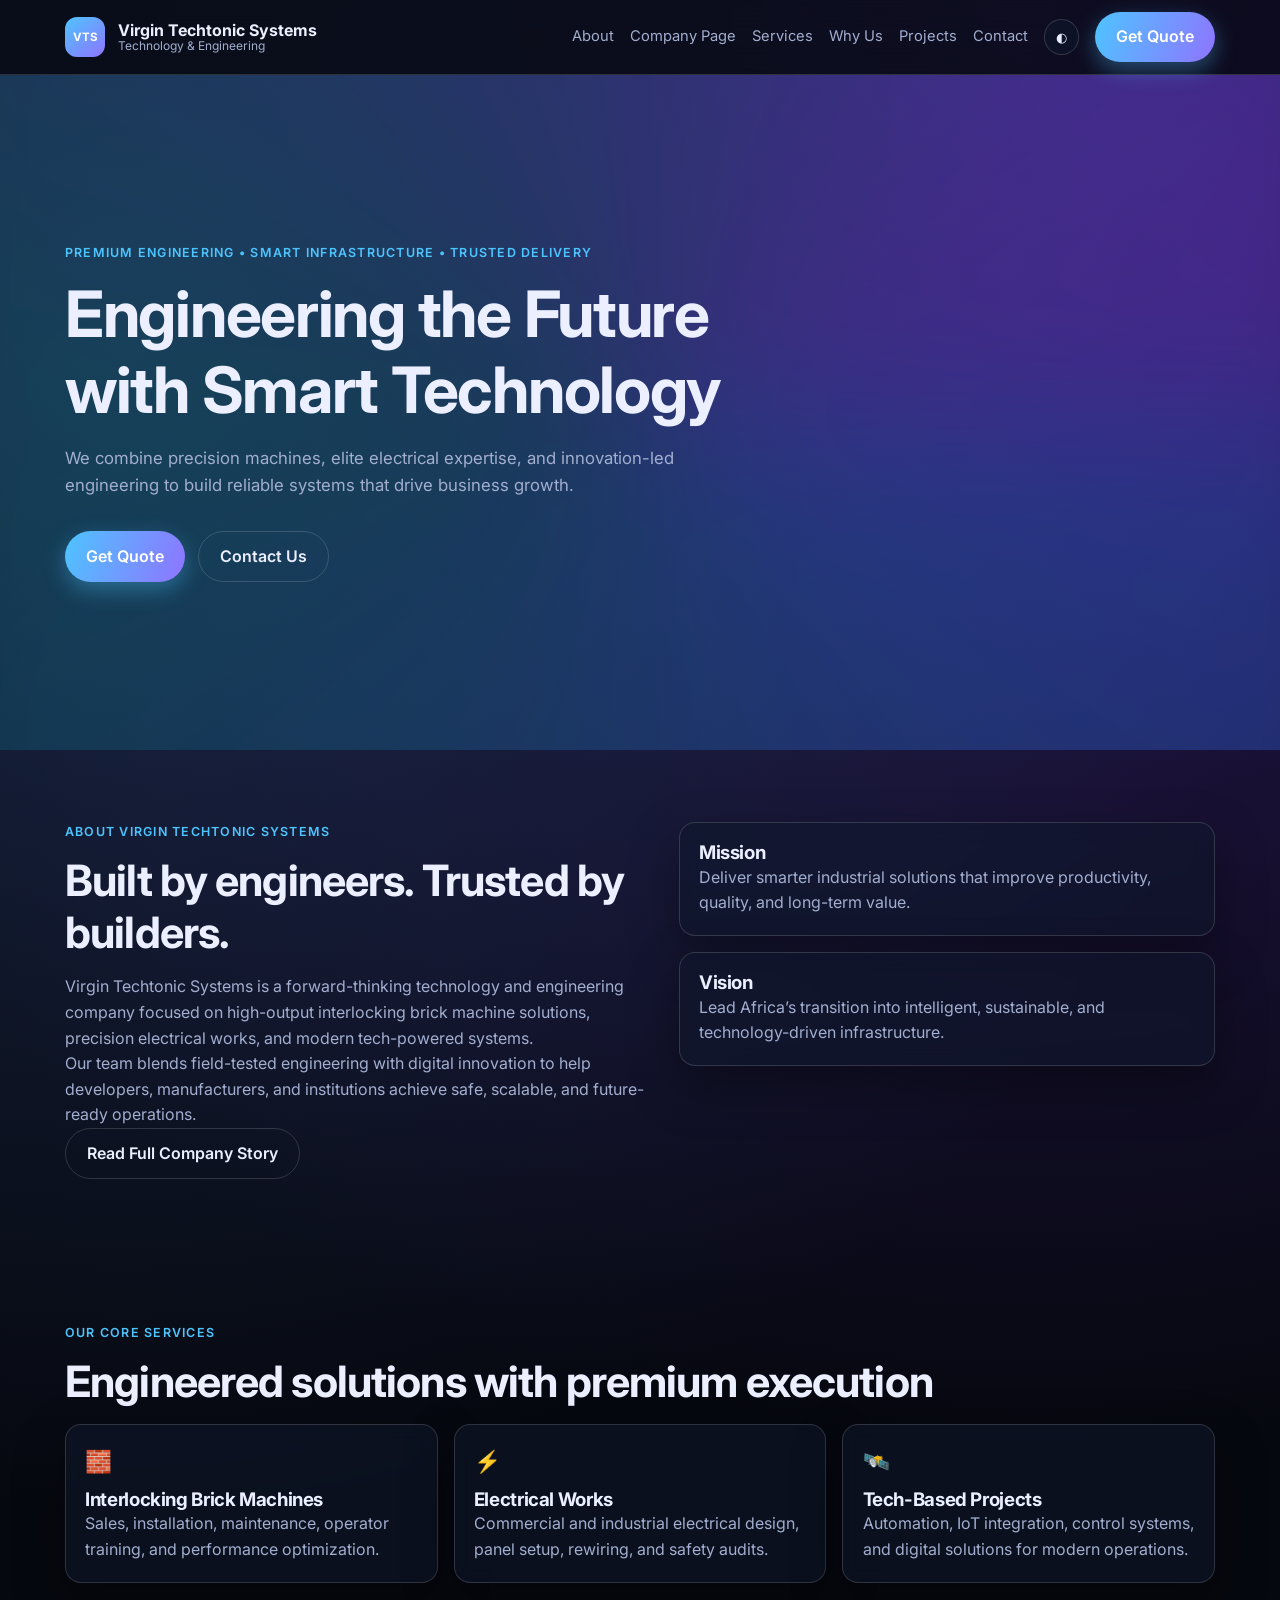
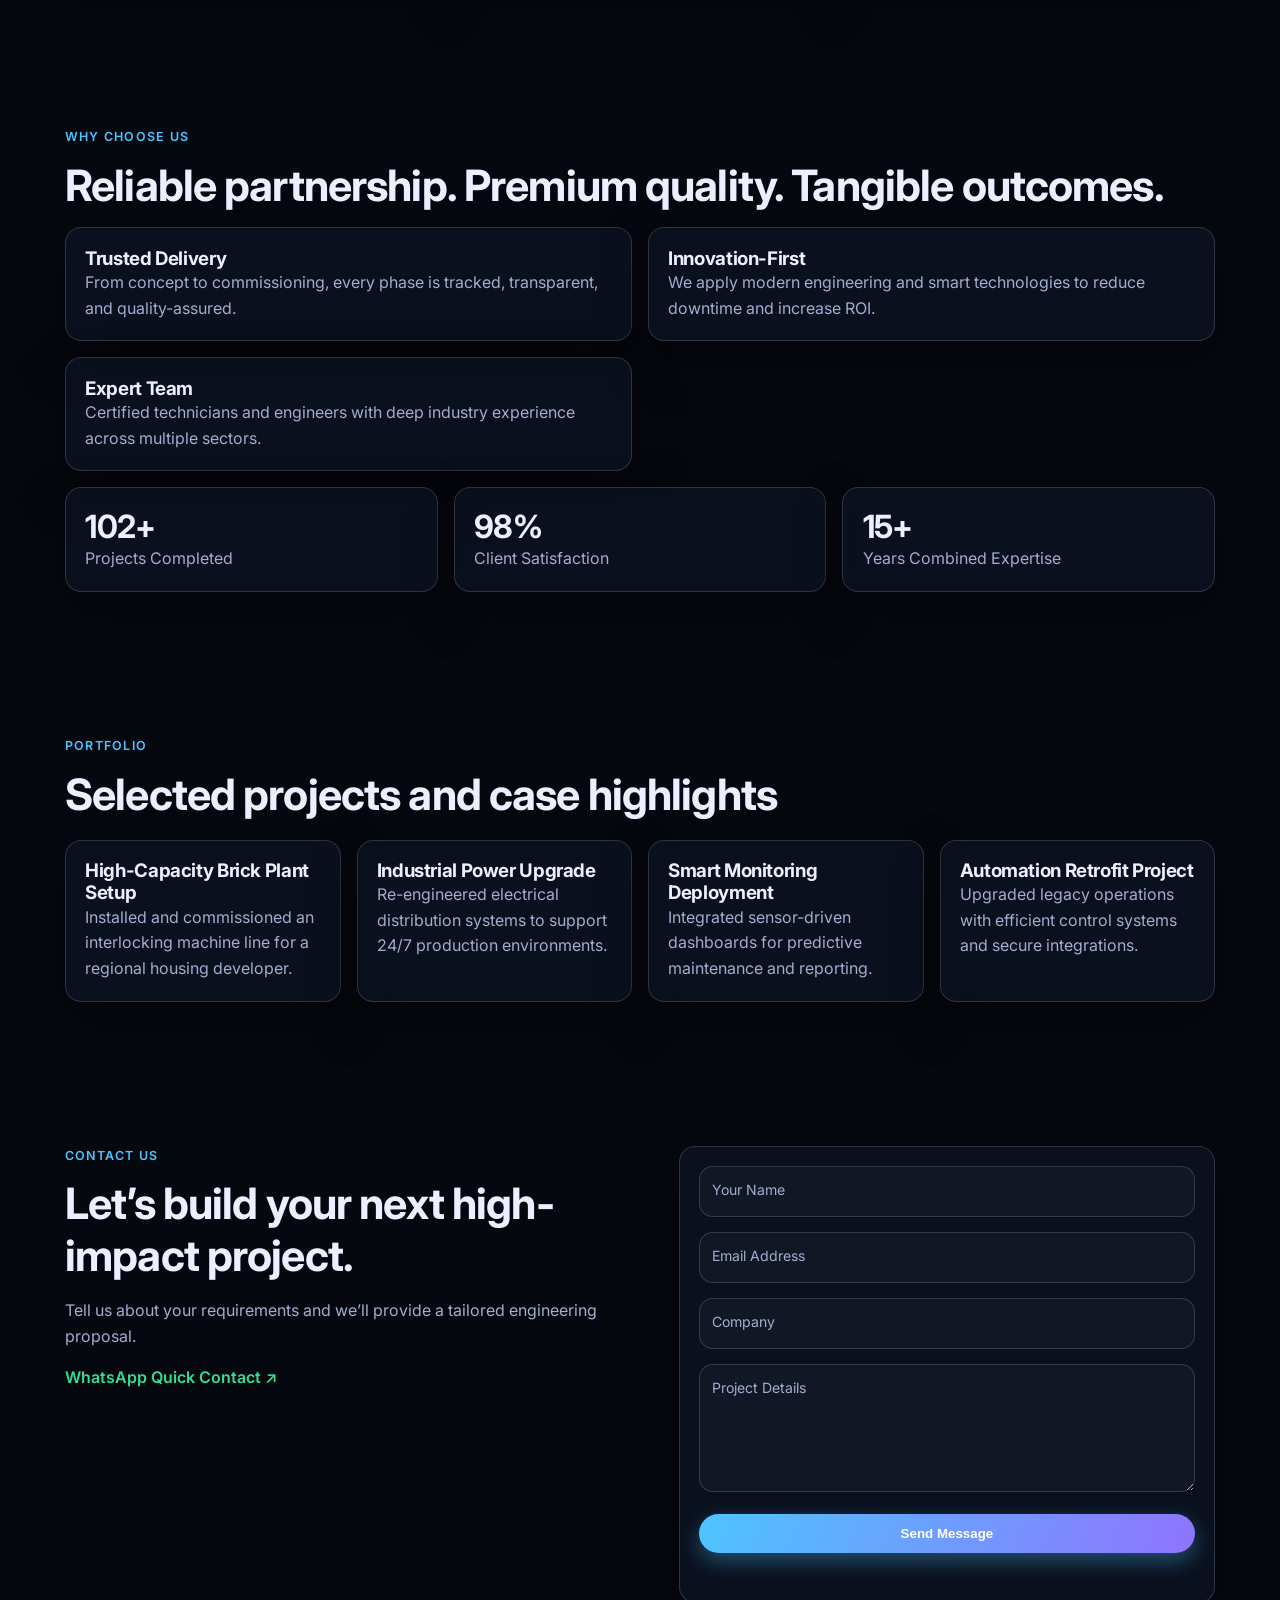
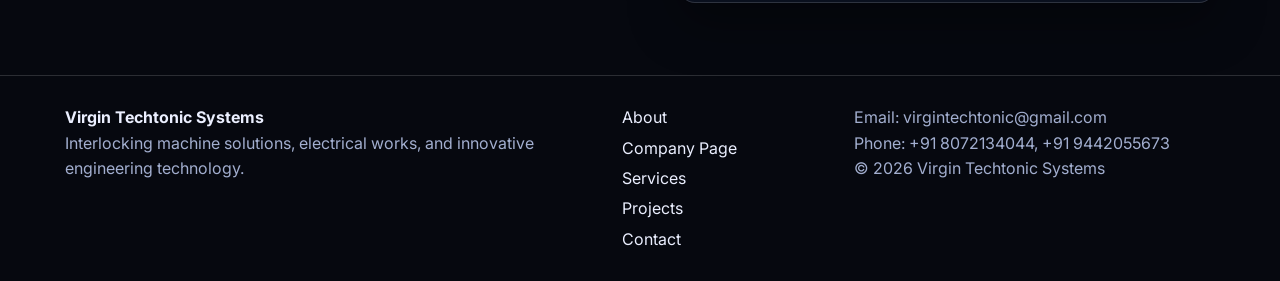
<file: index.html>
<!DOCTYPE html>
<html lang="en" data-theme="dark">
  <head>
    <meta charset="UTF-8" />
    <meta name="viewport" content="width=device-width, initial-scale=1.0" />
    <meta
      name="description"
      content="Virgin Techtonic Systems delivers interlocking brick machines, electrical works, and innovative tech-powered engineering solutions."
    />
    <title>Virgin Techtonic Systems | Engineering the Future</title>
    <link rel="preconnect" href="https://fonts.googleapis.com" />
    <link rel="preconnect" href="https://fonts.gstatic.com" crossorigin />
    <link
      href="https://fonts.googleapis.com/css2?family=Inter:wght@400;500;600;700;800&display=swap"
      rel="stylesheet"
    />
    <link rel="stylesheet" href="style.css" />
  </head>
  <body>
    <div class="scroll-progress" id="scrollProgress"></div>

    <header class="site-header" id="top">
      <nav class="navbar container" aria-label="Main navigation">
        <a class="brand" href="#top" aria-label="Virgin Techtonic Systems home">
          <span class="brand-mark" aria-hidden="true">VTS</span>
          <span class="brand-text">
            <strong>Virgin Techtonic Systems</strong>
            <small>Technology & Engineering</small>
          </span>
        </a>

        <button class="menu-toggle" id="menuToggle" aria-label="Toggle navigation menu" aria-expanded="false">
          <span></span><span></span><span></span>
        </button>

        <div class="nav-group" id="navGroup">
          <a href="#about">About</a>
          <a href="about.html">Company Page</a>
          <a href="#services">Services</a>
          <a href="#why-us">Why Us</a>
          <a href="#projects">Projects</a>
          <a href="#contact">Contact</a>
          <button class="theme-toggle" id="themeToggle" aria-label="Toggle dark and light theme">◐</button>
          <a href="#contact" class="btn btn-nav">Get Quote</a>
        </div>
      </nav>
    </header>

    <main>
      <section class="hero section">
        <div class="hero-bg" aria-hidden="true"></div>
        <div class="container hero-content reveal">
          <p class="eyebrow">Premium Engineering • Smart Infrastructure • Trusted Delivery</p>
          <h1>Engineering the Future with Smart Technology</h1>
          <p class="lead">
            We combine precision machines, elite electrical expertise, and innovation-led engineering to build reliable
            systems that drive business growth.
          </p>
          <div class="hero-actions">
            <a href="#contact" class="btn btn-primary">Get Quote</a>
            <a href="#contact" class="btn btn-secondary">Contact Us</a>
          </div>
        </div>
      </section>

      <section class="section" id="about">
        <div class="container split reveal">
          <div>
            <p class="eyebrow">About Virgin Techtonic Systems</p>
            <h2>Built by engineers. Trusted by builders.</h2>
            <p>
              Virgin Techtonic Systems is a forward-thinking technology and engineering company focused on high-output
              interlocking brick machine solutions, precision electrical works, and modern tech-powered systems.
            </p>
            <p>
              Our team blends field-tested engineering with digital innovation to help developers, manufacturers, and
              institutions achieve safe, scalable, and future-ready operations.
            </p>
            <a href="about.html" class="btn btn-secondary">Read Full Company Story</a>
          </div>
          <div class="mini-grid">
            <article class="glass-card mini-card">
              <h3>Mission</h3>
              <p>Deliver smarter industrial solutions that improve productivity, quality, and long-term value.</p>
            </article>
            <article class="glass-card mini-card">
              <h3>Vision</h3>
              <p>Lead Africa’s transition into intelligent, sustainable, and technology-driven infrastructure.</p>
            </article>
          </div>
        </div>
      </section>

      <section class="section" id="services">
        <div class="container reveal">
          <p class="eyebrow">Our Core Services</p>
          <h2>Engineered solutions with premium execution</h2>
          <div class="card-grid">
            <a class="service-link" href="service-interlocking.html" aria-label="Open Interlocking Brick Machines service page">
              <article class="glass-card service-card">
                <span class="service-icon" aria-hidden="true">🧱</span>
                <h3>Interlocking Brick Machines</h3>
                <p>Sales, installation, maintenance, operator training, and performance optimization.</p>
              </article>
            </a>
            <a class="service-link" href="service-electrical.html" aria-label="Open Electrical Works service page">
              <article class="glass-card service-card">
                <span class="service-icon" aria-hidden="true">⚡</span>
                <h3>Electrical Works</h3>
                <p>Commercial and industrial electrical design, panel setup, rewiring, and safety audits.</p>
              </article>
            </a>
            <a class="service-link" href="service-tech-projects.html" aria-label="Open Tech-Based Projects service page">
              <article class="glass-card service-card">
                <span class="service-icon" aria-hidden="true">🛰️</span>
                <h3>Tech-Based Projects</h3>
                <p>Automation, IoT integration, control systems, and digital solutions for modern operations.</p>
              </article>
            </a>
          </div>
        </div>
      </section>

      <section class="section" id="why-us">
        <div class="container reveal">
          <p class="eyebrow">Why Choose Us</p>
          <h2>Reliable partnership. Premium quality. Tangible outcomes.</h2>
          <div class="why-grid">
            <article class="glass-card why-card">
              <h3>Trusted Delivery</h3>
              <p>From concept to commissioning, every phase is tracked, transparent, and quality-assured.</p>
            </article>
            <article class="glass-card why-card">
              <h3>Innovation-First</h3>
              <p>We apply modern engineering and smart technologies to reduce downtime and increase ROI.</p>
            </article>
            <article class="glass-card why-card">
              <h3>Expert Team</h3>
              <p>Certified technicians and engineers with deep industry experience across multiple sectors.</p>
            </article>
          </div>
          <div class="stats">
            <article class="glass-card stat-card">
              <h3><span class="counter" data-target="120">0</span>+</h3>
              <p>Projects Completed</p>
            </article>
            <article class="glass-card stat-card">
              <h3><span class="counter" data-target="98">0</span>%</h3>
              <p>Client Satisfaction</p>
            </article>
            <article class="glass-card stat-card">
              <h3><span class="counter" data-target="15">0</span>+</h3>
              <p>Years Combined Expertise</p>
            </article>
          </div>
        </div>
      </section>

      <section class="section" id="projects">
        <div class="container reveal">
          <p class="eyebrow">Portfolio</p>
          <h2>Selected projects and case highlights</h2>
          <div class="project-grid">
            <article class="project-tile">
              <h3>High-Capacity Brick Plant Setup</h3>
              <p>Installed and commissioned an interlocking machine line for a regional housing developer.</p>
            </article>
            <article class="project-tile">
              <h3>Industrial Power Upgrade</h3>
              <p>Re-engineered electrical distribution systems to support 24/7 production environments.</p>
            </article>
            <article class="project-tile">
              <h3>Smart Monitoring Deployment</h3>
              <p>Integrated sensor-driven dashboards for predictive maintenance and reporting.</p>
            </article>
            <article class="project-tile">
              <h3>Automation Retrofit Project</h3>
              <p>Upgraded legacy operations with efficient control systems and secure integrations.</p>
            </article>
          </div>
        </div>
      </section>

      <section class="section" id="contact">
        <div class="container split reveal">
          <div>
            <p class="eyebrow">Contact Us</p>
            <h2>Let’s build your next high-impact project.</h2>
            <p>Tell us about your requirements and we’ll provide a tailored engineering proposal.</p>
            <a class="whatsapp" href="https://wa.me/2340000000000" target="_blank" rel="noopener noreferrer">
              WhatsApp Quick Contact ↗
            </a>
          </div>

          <form class="glass-card contact-form" id="contactForm">
            <div class="field">
              <input id="name" name="name" type="text" required />
              <label for="name">Your Name</label>
            </div>
            <div class="field">
              <input id="email" name="email" type="email" required />
              <label for="email">Email Address</label>
            </div>
            <div class="field">
              <input id="company" name="company" type="text" required />
              <label for="company">Company</label>
            </div>
            <div class="field">
              <textarea id="message" name="message" rows="4" required></textarea>
              <label for="message">Project Details</label>
            </div>
            <button type="submit" class="btn btn-primary">Send Message</button>
            <p id="formStatus" class="form-status" aria-live="polite"></p>
          </form>
        </div>
      </section>
    </main>

    <footer class="site-footer">
      <div class="container footer-wrap">
        <div>
          <strong>Virgin Techtonic Systems</strong>
          <p>Interlocking machine solutions, electrical works, and innovative engineering technology.</p>
        </div>
        <div class="footer-links">
          <a href="#about">About</a>
          <a href="about.html">Company Page</a>
          <a href="#services">Services</a>
          <a href="#projects">Projects</a>
          <a href="#contact">Contact</a>
        </div>
        <div>
          <p>Email: virgintechtonic@gmail.com</p>
          <p>Phone: +91 8072134044, +91 9442055673</p>
          <p>© <span id="year"></span> Virgin Techtonic Systems</p>
        </div>
      </div>
    </footer>

    <script src="script.js"></script>
  </body>
</html>
</file>
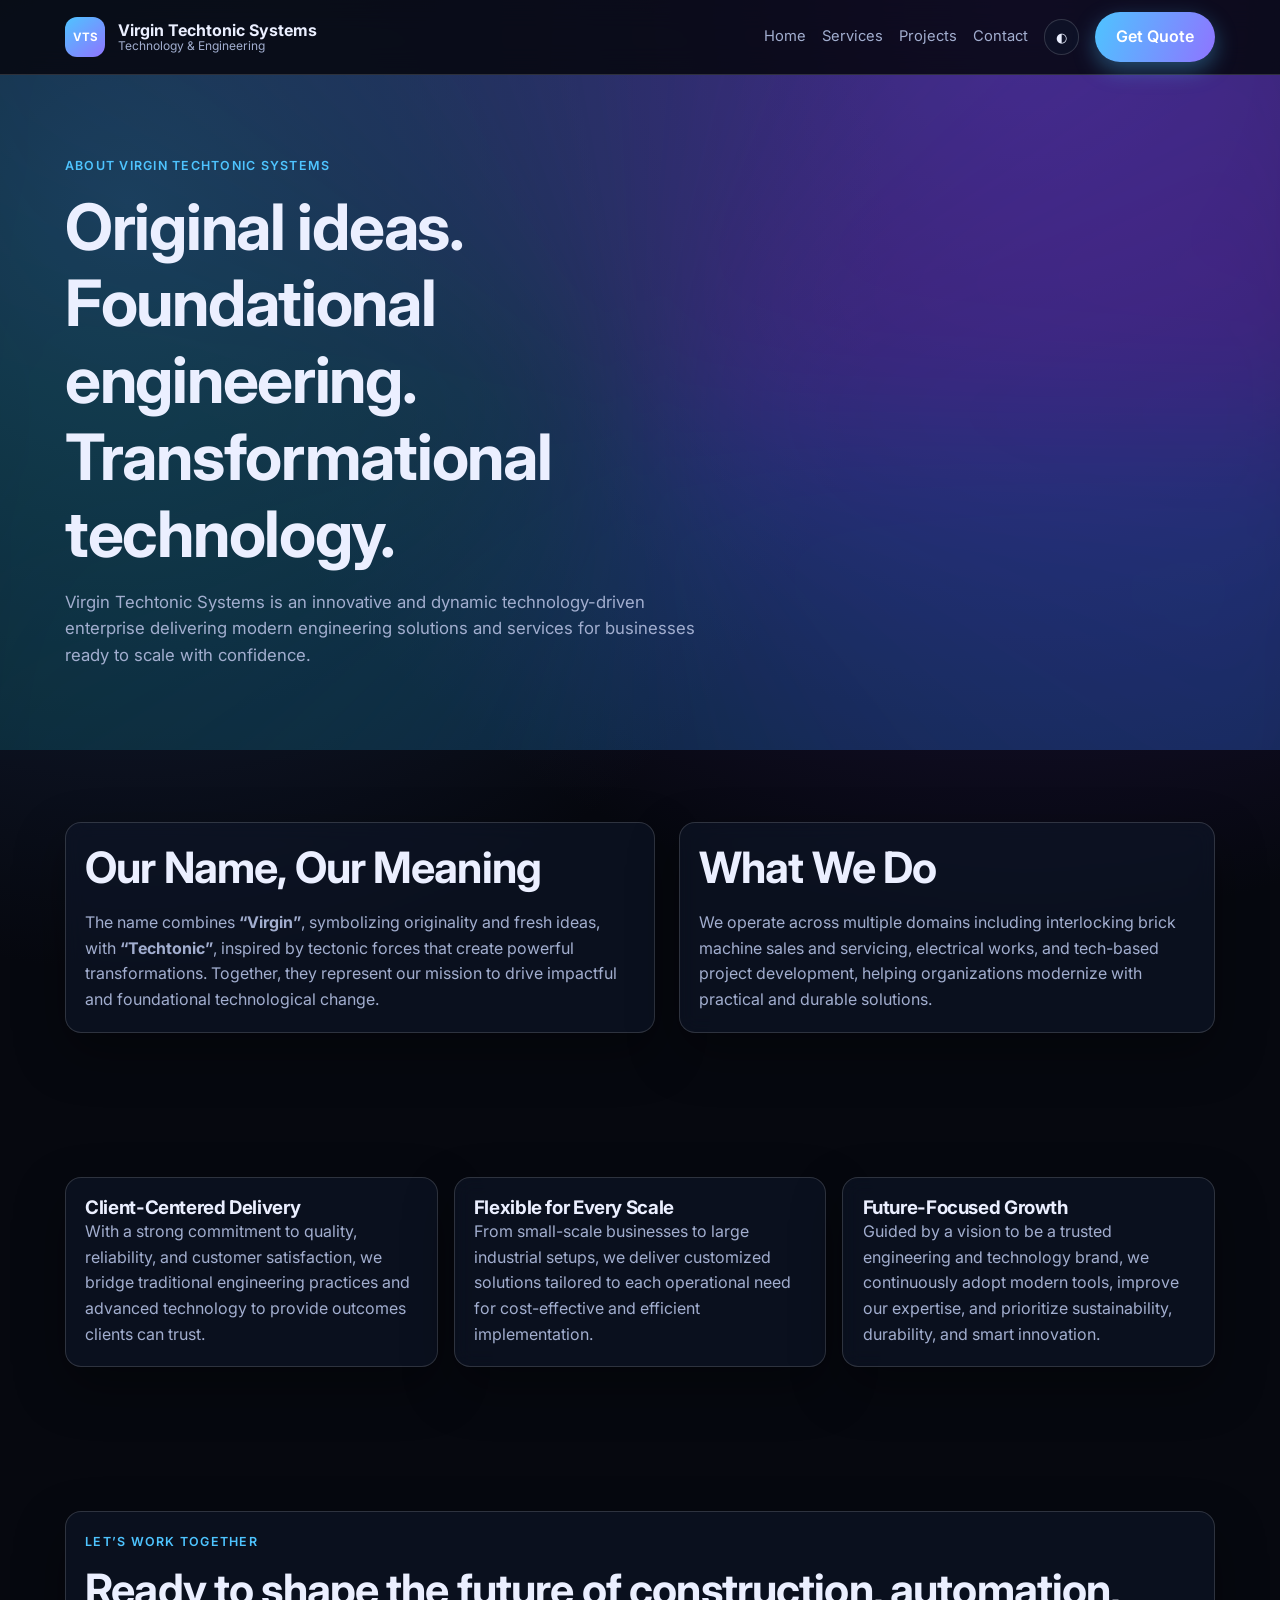
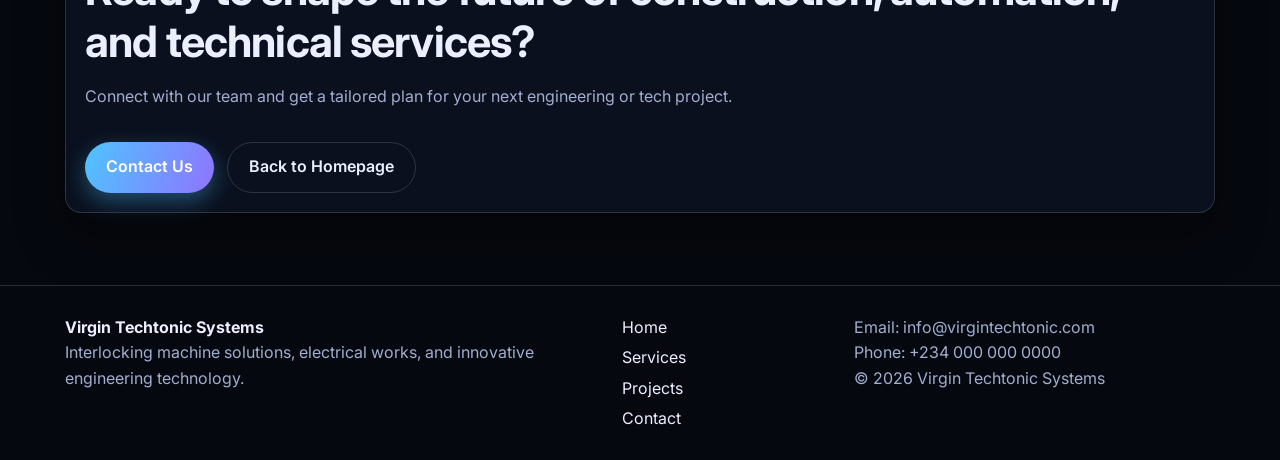
<file: about.html>
<!DOCTYPE html>
<html lang="en" data-theme="dark">
  <head>
    <meta charset="UTF-8" />
    <meta name="viewport" content="width=device-width, initial-scale=1.0" />
    <meta
      name="description"
      content="Learn about Virgin Techtonic Systems, an innovative engineering and technology company delivering interlocking machine solutions, electrical works, and smart project development."
    />
    <title>About | Virgin Techtonic Systems</title>
    <link rel="preconnect" href="https://fonts.googleapis.com" />
    <link rel="preconnect" href="https://fonts.gstatic.com" crossorigin />
    <link
      href="https://fonts.googleapis.com/css2?family=Inter:wght@400;500;600;700;800&display=swap"
      rel="stylesheet"
    />
    <link rel="stylesheet" href="style.css" />
  </head>
  <body>
    <div class="scroll-progress" id="scrollProgress"></div>

    <header class="site-header" id="top">
      <nav class="navbar container" aria-label="Main navigation">
        <a class="brand" href="index.html" aria-label="Virgin Techtonic Systems home">
          <span class="brand-mark" aria-hidden="true">VTS</span>
          <span class="brand-text">
            <strong>Virgin Techtonic Systems</strong>
            <small>Technology & Engineering</small>
          </span>
        </a>

        <button class="menu-toggle" id="menuToggle" aria-label="Toggle navigation menu" aria-expanded="false">
          <span></span><span></span><span></span>
        </button>

        <div class="nav-group" id="navGroup">
          <a href="index.html">Home</a>
          <a href="index.html#services">Services</a>
          <a href="index.html#projects">Projects</a>
          <a href="index.html#contact">Contact</a>
          <button class="theme-toggle" id="themeToggle" aria-label="Toggle dark and light theme">◐</button>
          <a href="index.html#contact" class="btn btn-nav">Get Quote</a>
        </div>
      </nav>
    </header>

    <main>
      <section class="section hero">
        <div class="hero-bg" aria-hidden="true"></div>
        <div class="container hero-content reveal">
          <p class="eyebrow">About Virgin Techtonic Systems</p>
          <h1>Original ideas. Foundational engineering. Transformational technology.</h1>
          <p class="lead">
            Virgin Techtonic Systems is an innovative and dynamic technology-driven enterprise delivering modern
            engineering solutions and services for businesses ready to scale with confidence.
          </p>
        </div>
      </section>

      <section class="section" id="company-story">
        <div class="container split reveal">
          <article class="glass-card mini-card">
            <h2>Our Name, Our Meaning</h2>
            <p>
              The name combines <strong>“Virgin”</strong>, symbolizing originality and fresh ideas, with
              <strong>“Techtonic”</strong>, inspired by tectonic forces that create powerful transformations. Together,
              they represent our mission to drive impactful and foundational technological change.
            </p>
          </article>
          <article class="glass-card mini-card">
            <h2>What We Do</h2>
            <p>
              We operate across multiple domains including interlocking brick machine sales and servicing, electrical
              works, and tech-based project development, helping organizations modernize with practical and durable
              solutions.
            </p>
          </article>
        </div>
      </section>

      <section class="section" id="vision">
        <div class="container reveal">
          <div class="card-grid">
            <article class="glass-card service-card">
              <h3>Client-Centered Delivery</h3>
              <p>
                With a strong commitment to quality, reliability, and customer satisfaction, we bridge traditional
                engineering practices and advanced technology to provide outcomes clients can trust.
              </p>
            </article>
            <article class="glass-card service-card">
              <h3>Flexible for Every Scale</h3>
              <p>
                From small-scale businesses to large industrial setups, we deliver customized solutions tailored to
                each operational need for cost-effective and efficient implementation.
              </p>
            </article>
            <article class="glass-card service-card">
              <h3>Future-Focused Growth</h3>
              <p>
                Guided by a vision to be a trusted engineering and technology brand, we continuously adopt modern
                tools, improve our expertise, and prioritize sustainability, durability, and smart innovation.
              </p>
            </article>
          </div>
        </div>
      </section>

      <section class="section" id="cta">
        <div class="container reveal glass-card mini-card">
          <p class="eyebrow">Let’s Work Together</p>
          <h2>Ready to shape the future of construction, automation, and technical services?</h2>
          <p>Connect with our team and get a tailored plan for your next engineering or tech project.</p>
          <div class="hero-actions">
            <a href="index.html#contact" class="btn btn-primary">Contact Us</a>
            <a href="index.html" class="btn btn-secondary">Back to Homepage</a>
          </div>
        </div>
      </section>
    </main>

    <footer class="site-footer">
      <div class="container footer-wrap">
        <div>
          <strong>Virgin Techtonic Systems</strong>
          <p>Interlocking machine solutions, electrical works, and innovative engineering technology.</p>
        </div>
        <div class="footer-links">
          <a href="index.html">Home</a>
          <a href="index.html#services">Services</a>
          <a href="index.html#projects">Projects</a>
          <a href="index.html#contact">Contact</a>
        </div>
        <div>
          <p>Email: info@virgintechtonic.com</p>
          <p>Phone: +234 000 000 0000</p>
          <p>© <span id="year"></span> Virgin Techtonic Systems</p>
        </div>
      </div>
    </footer>

    <script src="script.js"></script>
  </body>
</html>
</file>
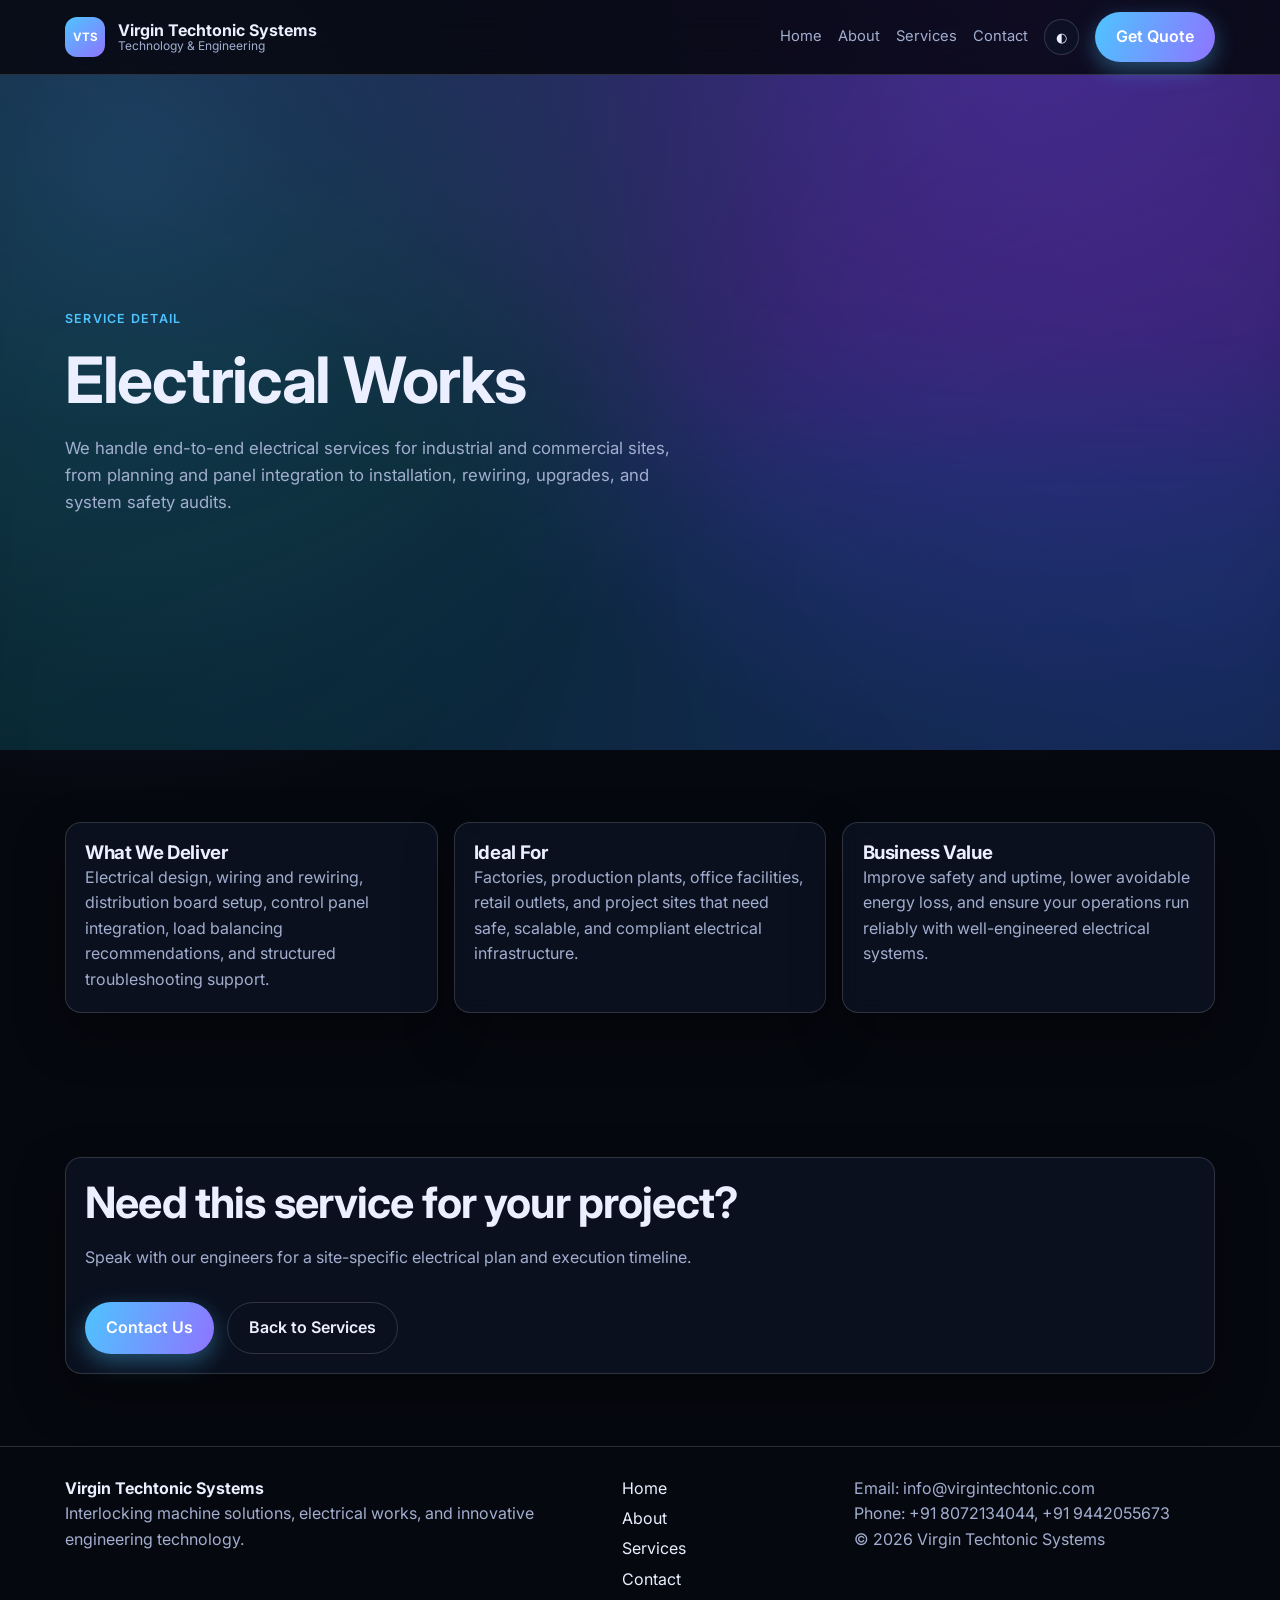
<file: service-electrical.html>
<!DOCTYPE html>
<html lang="en" data-theme="dark">
  <head>
    <meta charset="UTF-8" />
    <meta name="viewport" content="width=device-width, initial-scale=1.0" />
    <meta
      name="description"
      content="Electrical works services by Virgin Techtonic Systems for commercial and industrial setups."
    />
    <title>Electrical Works | Virgin Techtonic Systems</title>
    <link rel="preconnect" href="https://fonts.googleapis.com" />
    <link rel="preconnect" href="https://fonts.gstatic.com" crossorigin />
    <link
      href="https://fonts.googleapis.com/css2?family=Inter:wght@400;500;600;700;800&display=swap"
      rel="stylesheet"
    />
    <link rel="stylesheet" href="style.css" />
  </head>
  <body>
    <div class="scroll-progress" id="scrollProgress"></div>

    <header class="site-header">
      <nav class="navbar container" aria-label="Main navigation">
        <a class="brand" href="index.html" aria-label="Virgin Techtonic Systems home">
          <span class="brand-mark" aria-hidden="true">VTS</span>
          <span class="brand-text">
            <strong>Virgin Techtonic Systems</strong>
            <small>Technology & Engineering</small>
          </span>
        </a>
        <button class="menu-toggle" id="menuToggle" aria-label="Toggle navigation menu" aria-expanded="false">
          <span></span><span></span><span></span>
        </button>
        <div class="nav-group" id="navGroup">
          <a href="index.html">Home</a>
          <a href="about.html">About</a>
          <a href="index.html#services">Services</a>
          <a href="index.html#contact">Contact</a>
          <button class="theme-toggle" id="themeToggle" aria-label="Toggle dark and light theme">◐</button>
          <a href="index.html#contact" class="btn btn-nav">Get Quote</a>
        </div>
      </nav>
    </header>

    <main>
      <section class="section hero">
        <div class="hero-bg" aria-hidden="true"></div>
        <div class="container hero-content reveal">
          <p class="eyebrow">Service Detail</p>
          <h1>Electrical Works</h1>
          <p class="lead">
            We handle end-to-end electrical services for industrial and commercial sites, from planning and panel
            integration to installation, rewiring, upgrades, and system safety audits.
          </p>
        </div>
      </section>

      <section class="section">
        <div class="container reveal card-grid">
          <article class="glass-card service-card">
            <h3>What We Deliver</h3>
            <p>
              Electrical design, wiring and rewiring, distribution board setup, control panel integration, load
              balancing recommendations, and structured troubleshooting support.
            </p>
          </article>
          <article class="glass-card service-card">
            <h3>Ideal For</h3>
            <p>
              Factories, production plants, office facilities, retail outlets, and project sites that need safe,
              scalable, and compliant electrical infrastructure.
            </p>
          </article>
          <article class="glass-card service-card">
            <h3>Business Value</h3>
            <p>
              Improve safety and uptime, lower avoidable energy loss, and ensure your operations run reliably with
              well-engineered electrical systems.
            </p>
          </article>
        </div>
      </section>

      <section class="section">
        <div class="container reveal glass-card mini-card">
          <h2>Need this service for your project?</h2>
          <p>Speak with our engineers for a site-specific electrical plan and execution timeline.</p>
          <div class="hero-actions">
            <a href="index.html#contact" class="btn btn-primary">Contact Us</a>
            <a href="index.html#services" class="btn btn-secondary">Back to Services</a>
          </div>
        </div>
      </section>
    </main>

    <footer class="site-footer">
      <div class="container footer-wrap">
        <div>
          <strong>Virgin Techtonic Systems</strong>
          <p>Interlocking machine solutions, electrical works, and innovative engineering technology.</p>
        </div>
        <div class="footer-links">
          <a href="index.html">Home</a>
          <a href="about.html">About</a>
          <a href="index.html#services">Services</a>
          <a href="index.html#contact">Contact</a>
        </div>
        <div>
          <p>Email: info@virgintechtonic.com</p>
          <p>Phone: +91 8072134044, +91 9442055673</p>
          <p>© <span id="year"></span> Virgin Techtonic Systems</p>
        </div>
      </div>
    </footer>

    <script src="script.js"></script>
  </body>
</html>
</file>
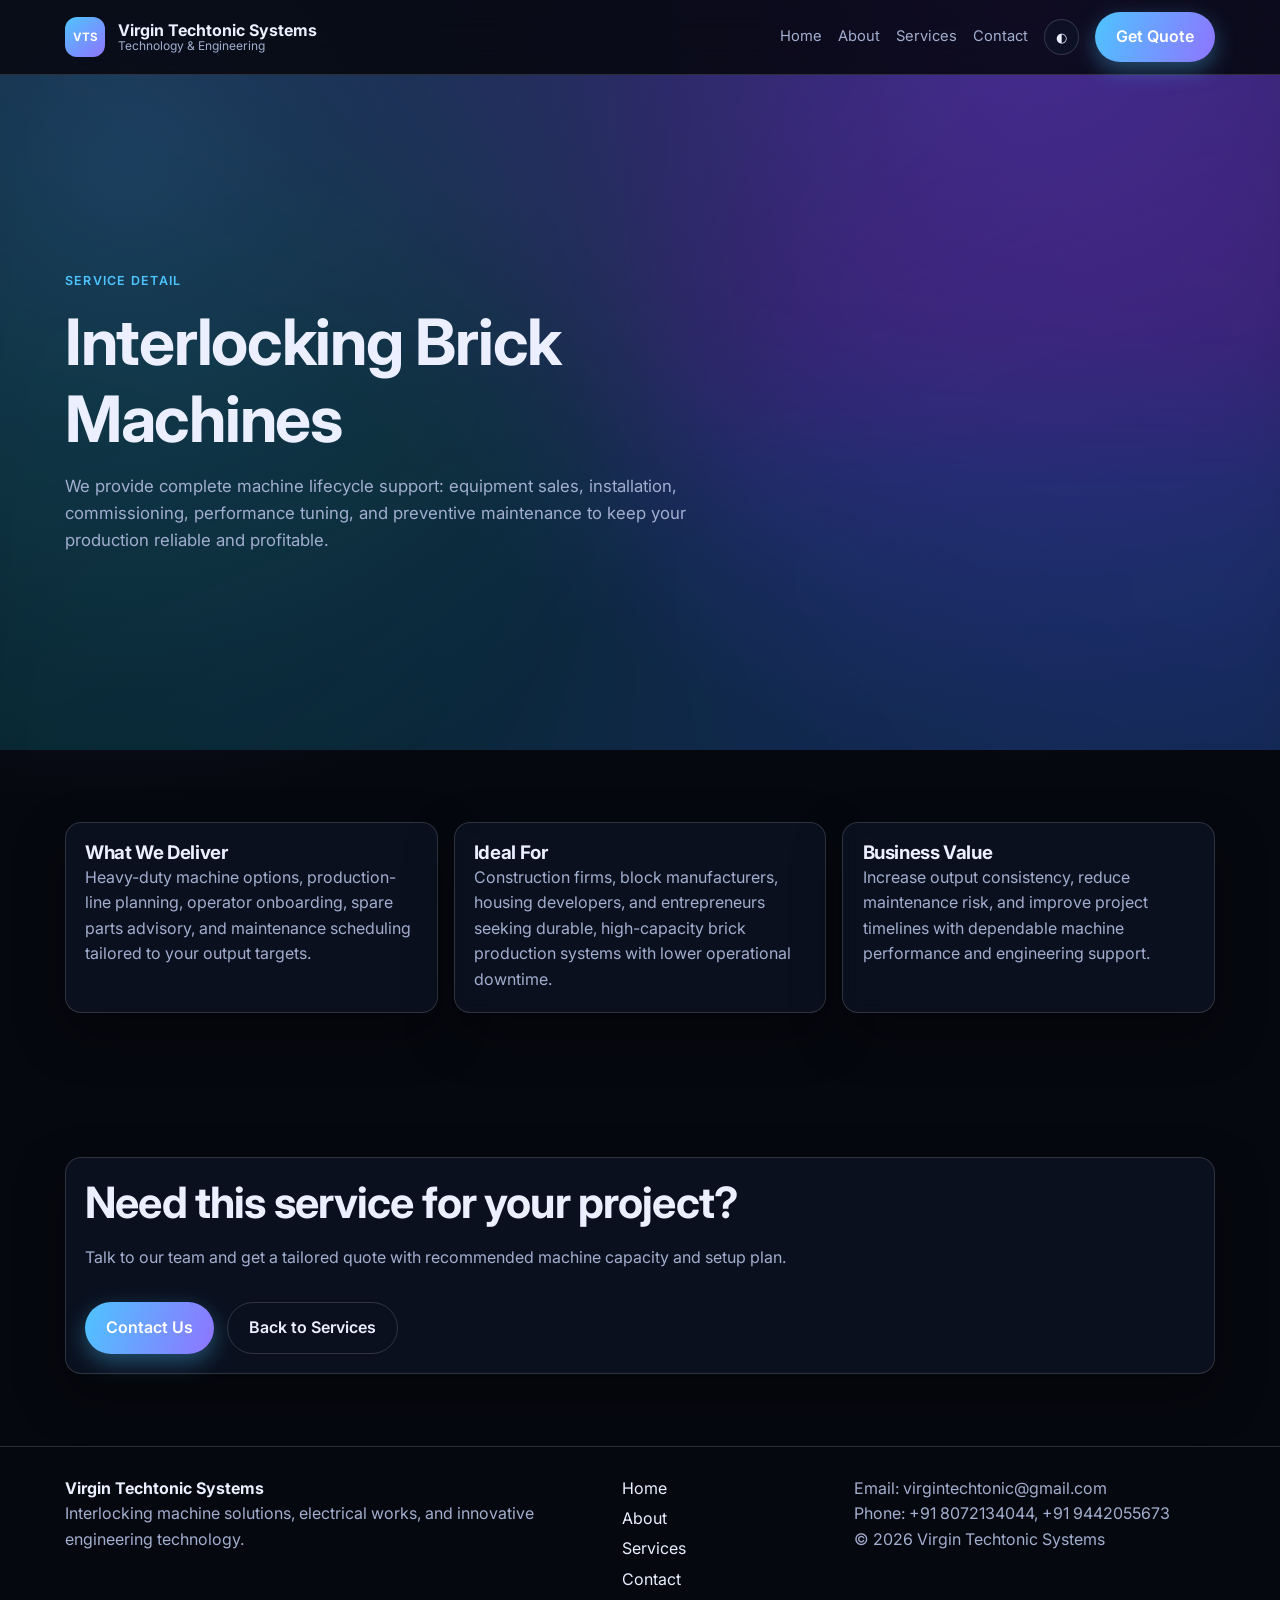
<file: service-interlocking.html>
<!DOCTYPE html>
<html lang="en" data-theme="dark">
  <head>
    <meta charset="UTF-8" />
    <meta name="viewport" content="width=device-width, initial-scale=1.0" />
    <meta
      name="description"
      content="Interlocking brick machine sales, setup, servicing, and optimization by Virgin Techtonic Systems."
    />
    <title>Interlocking Brick Machines | Virgin Techtonic Systems</title>
    <link rel="preconnect" href="https://fonts.googleapis.com" />
    <link rel="preconnect" href="https://fonts.gstatic.com" crossorigin />
    <link
      href="https://fonts.googleapis.com/css2?family=Inter:wght@400;500;600;700;800&display=swap"
      rel="stylesheet"
    />
    <link rel="stylesheet" href="style.css" />
  </head>
  <body>
    <div class="scroll-progress" id="scrollProgress"></div>

    <header class="site-header">
      <nav class="navbar container" aria-label="Main navigation">
        <a class="brand" href="index.html" aria-label="Virgin Techtonic Systems home">
          <span class="brand-mark" aria-hidden="true">VTS</span>
          <span class="brand-text">
            <strong>Virgin Techtonic Systems</strong>
            <small>Technology & Engineering</small>
          </span>
        </a>
        <button class="menu-toggle" id="menuToggle" aria-label="Toggle navigation menu" aria-expanded="false">
          <span></span><span></span><span></span>
        </button>
        <div class="nav-group" id="navGroup">
          <a href="index.html">Home</a>
          <a href="about.html">About</a>
          <a href="index.html#services">Services</a>
          <a href="index.html#contact">Contact</a>
          <button class="theme-toggle" id="themeToggle" aria-label="Toggle dark and light theme">◐</button>
          <a href="index.html#contact" class="btn btn-nav">Get Quote</a>
        </div>
      </nav>
    </header>

    <main>
      <section class="section hero">
        <div class="hero-bg" aria-hidden="true"></div>
        <div class="container hero-content reveal">
          <p class="eyebrow">Service Detail</p>
          <h1>Interlocking Brick Machines</h1>
          <p class="lead">
            We provide complete machine lifecycle support: equipment sales, installation, commissioning,
            performance tuning, and preventive maintenance to keep your production reliable and profitable.
          </p>
        </div>
      </section>

      <section class="section">
        <div class="container reveal card-grid">
          <article class="glass-card service-card">
            <h3>What We Deliver</h3>
            <p>
              Heavy-duty machine options, production-line planning, operator onboarding, spare parts advisory, and
              maintenance scheduling tailored to your output targets.
            </p>
          </article>
          <article class="glass-card service-card">
            <h3>Ideal For</h3>
            <p>
              Construction firms, block manufacturers, housing developers, and entrepreneurs seeking durable,
              high-capacity brick production systems with lower operational downtime.
            </p>
          </article>
          <article class="glass-card service-card">
            <h3>Business Value</h3>
            <p>
              Increase output consistency, reduce maintenance risk, and improve project timelines with dependable
              machine performance and engineering support.
            </p>
          </article>
        </div>
      </section>

      <section class="section">
        <div class="container reveal glass-card mini-card">
          <h2>Need this service for your project?</h2>
          <p>Talk to our team and get a tailored quote with recommended machine capacity and setup plan.</p>
          <div class="hero-actions">
            <a href="index.html#contact" class="btn btn-primary">Contact Us</a>
            <a href="index.html#services" class="btn btn-secondary">Back to Services</a>
          </div>
        </div>
      </section>
    </main>

    <footer class="site-footer">
      <div class="container footer-wrap">
        <div>
          <strong>Virgin Techtonic Systems</strong>
          <p>Interlocking machine solutions, electrical works, and innovative engineering technology.</p>
        </div>
        <div class="footer-links">
          <a href="index.html">Home</a>
          <a href="about.html">About</a>
          <a href="index.html#services">Services</a>
          <a href="index.html#contact">Contact</a>
        </div>
        <div>
          <p>Email: virgintechtonic@gmail.com</p>
          <p>Phone: +91 8072134044, +91 9442055673</p>
          <p>© <span id="year"></span> Virgin Techtonic Systems</p>
        </div>
      </div>
    </footer>

    <script src="script.js"></script>
  </body>
</html>
</file>
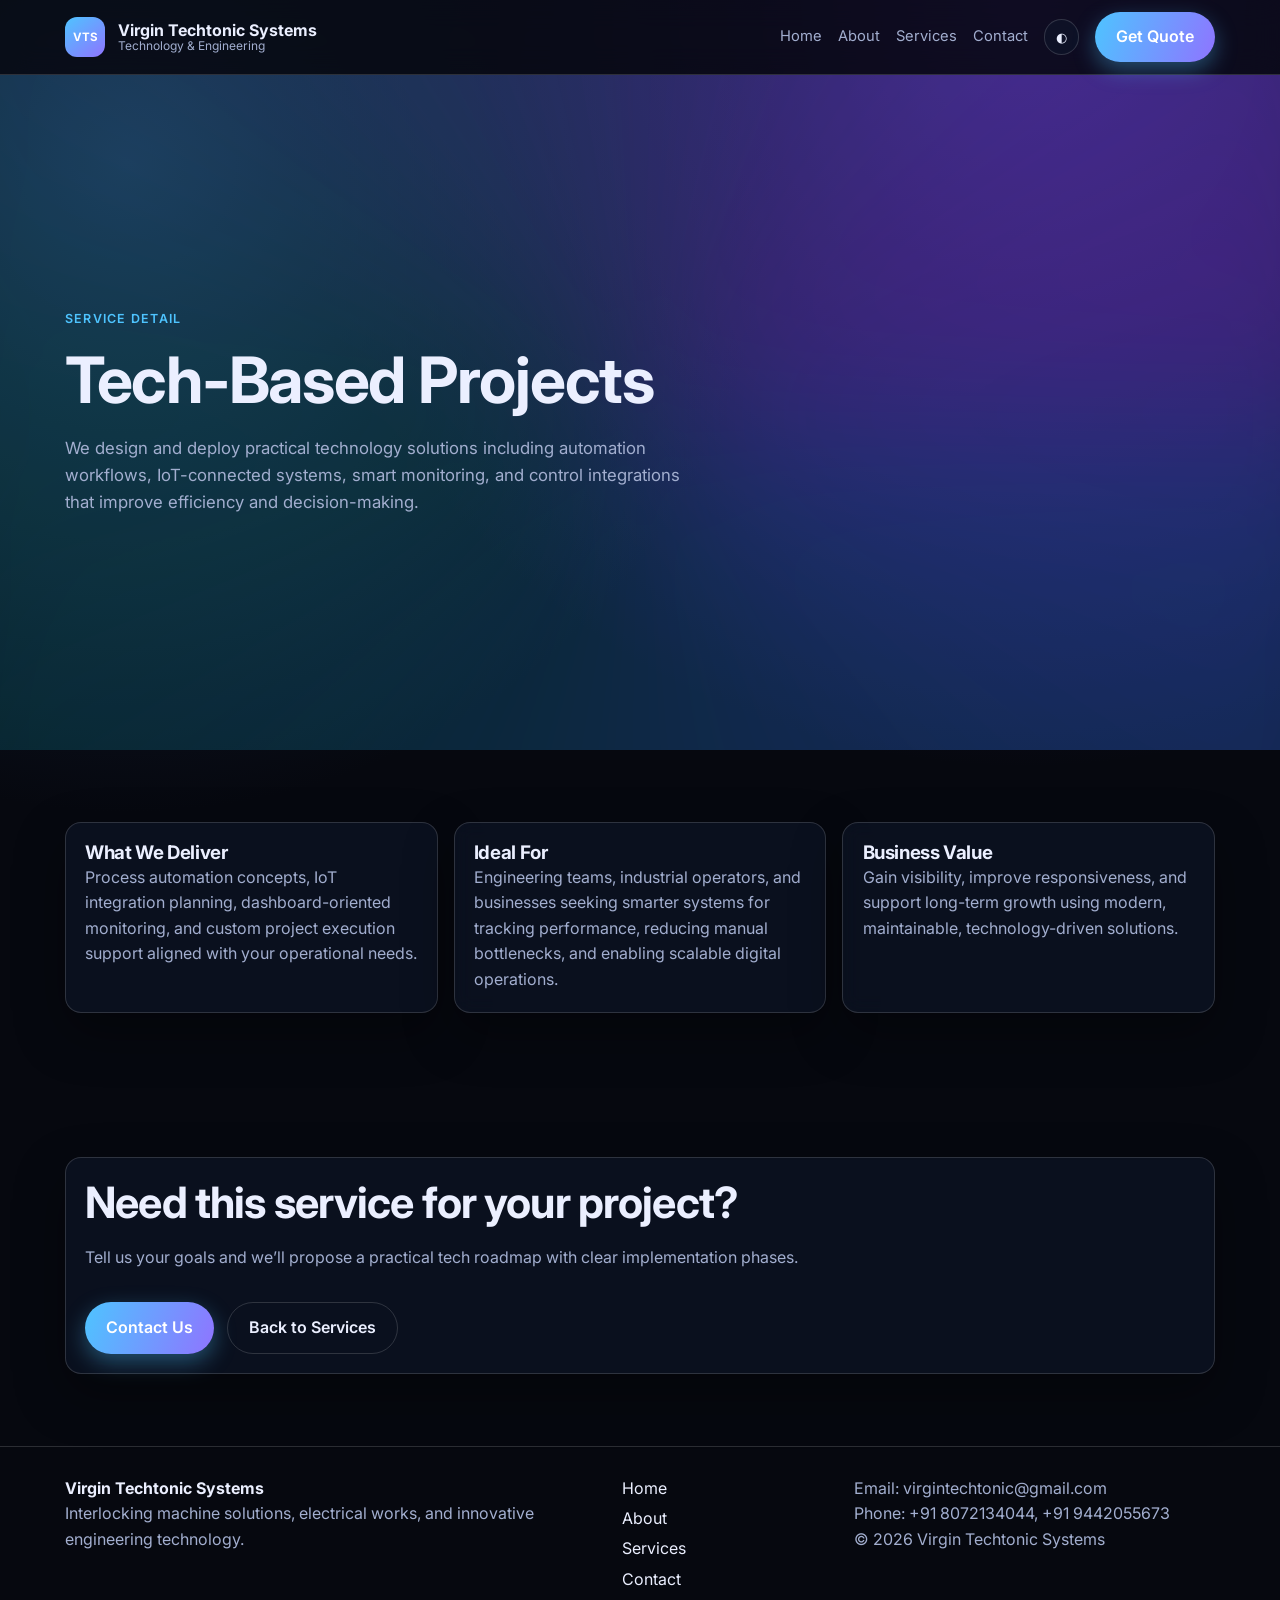
<file: service-tech-projects.html>
<!DOCTYPE html>
<html lang="en" data-theme="dark">
  <head>
    <meta charset="UTF-8" />
    <meta name="viewport" content="width=device-width, initial-scale=1.0" />
    <meta
      name="description"
      content="Tech-based project development and automation services from Virgin Techtonic Systems."
    />
    <title>Tech-Based Projects | Virgin Techtonic Systems</title>
    <link rel="preconnect" href="https://fonts.googleapis.com" />
    <link rel="preconnect" href="https://fonts.gstatic.com" crossorigin />
    <link
      href="https://fonts.googleapis.com/css2?family=Inter:wght@400;500;600;700;800&display=swap"
      rel="stylesheet"
    />
    <link rel="stylesheet" href="style.css" />
  </head>
  <body>
    <div class="scroll-progress" id="scrollProgress"></div>

    <header class="site-header">
      <nav class="navbar container" aria-label="Main navigation">
        <a class="brand" href="index.html" aria-label="Virgin Techtonic Systems home">
          <span class="brand-mark" aria-hidden="true">VTS</span>
          <span class="brand-text">
            <strong>Virgin Techtonic Systems</strong>
            <small>Technology & Engineering</small>
          </span>
        </a>
        <button class="menu-toggle" id="menuToggle" aria-label="Toggle navigation menu" aria-expanded="false">
          <span></span><span></span><span></span>
        </button>
        <div class="nav-group" id="navGroup">
          <a href="index.html">Home</a>
          <a href="about.html">About</a>
          <a href="index.html#services">Services</a>
          <a href="index.html#contact">Contact</a>
          <button class="theme-toggle" id="themeToggle" aria-label="Toggle dark and light theme">◐</button>
          <a href="index.html#contact" class="btn btn-nav">Get Quote</a>
        </div>
      </nav>
    </header>

    <main>
      <section class="section hero">
        <div class="hero-bg" aria-hidden="true"></div>
        <div class="container hero-content reveal">
          <p class="eyebrow">Service Detail</p>
          <h1>Tech-Based Projects</h1>
          <p class="lead">
            We design and deploy practical technology solutions including automation workflows, IoT-connected systems,
            smart monitoring, and control integrations that improve efficiency and decision-making.
          </p>
        </div>
      </section>

      <section class="section">
        <div class="container reveal card-grid">
          <article class="glass-card service-card">
            <h3>What We Deliver</h3>
            <p>
              Process automation concepts, IoT integration planning, dashboard-oriented monitoring, and custom project
              execution support aligned with your operational needs.
            </p>
          </article>
          <article class="glass-card service-card">
            <h3>Ideal For</h3>
            <p>
              Engineering teams, industrial operators, and businesses seeking smarter systems for tracking performance,
              reducing manual bottlenecks, and enabling scalable digital operations.
            </p>
          </article>
          <article class="glass-card service-card">
            <h3>Business Value</h3>
            <p>
              Gain visibility, improve responsiveness, and support long-term growth using modern, maintainable,
              technology-driven solutions.
            </p>
          </article>
        </div>
      </section>

      <section class="section">
        <div class="container reveal glass-card mini-card">
          <h2>Need this service for your project?</h2>
          <p>Tell us your goals and we’ll propose a practical tech roadmap with clear implementation phases.</p>
          <div class="hero-actions">
            <a href="index.html#contact" class="btn btn-primary">Contact Us</a>
            <a href="index.html#services" class="btn btn-secondary">Back to Services</a>
          </div>
        </div>
      </section>
    </main>

    <footer class="site-footer">
      <div class="container footer-wrap">
        <div>
          <strong>Virgin Techtonic Systems</strong>
          <p>Interlocking machine solutions, electrical works, and innovative engineering technology.</p>
        </div>
        <div class="footer-links">
          <a href="index.html">Home</a>
          <a href="about.html">About</a>
          <a href="index.html#services">Services</a>
          <a href="index.html#contact">Contact</a>
        </div>
        <div>
          <p>Email: virgintechtonic@gmail.com</p>
          <p>Phone: +91 8072134044, +91 9442055673</p>
          <p>© <span id="year"></span> Virgin Techtonic Systems</p>
        </div>
      </div>
    </footer>

    <script src="script.js"></script>
  </body>
</html>
</file>
<file: style.css>
:root {
  --bg: #06080f;
  --bg-soft: #101625;
  --surface: rgba(15, 25, 44, 0.55);
  --text: #ebefff;
  --muted: #a2aecf;
  --accent: #4ec4ff;
  --accent-2: #8f74ff;
  --border: rgba(255, 255, 255, 0.15);
  --shadow: 0 20px 50px rgba(0, 0, 0, 0.35);
}

html[data-theme="light"] {
  --bg: #f1f5ff;
  --bg-soft: #e6ecff;
  --surface: rgba(255, 255, 255, 0.68);
  --text: #11172c;
  --muted: #4a5678;
  --accent: #0066ff;
  --accent-2: #5f38ff;
  --border: rgba(20, 28, 45, 0.1);
  --shadow: 0 20px 40px rgba(20, 30, 50, 0.1);
}

* {
  box-sizing: border-box;
  margin: 0;
  padding: 0;
}

html {
  scroll-behavior: smooth;
}

body {
  font-family: "Inter", -apple-system, BlinkMacSystemFont, "Segoe UI", sans-serif;
  background: radial-gradient(circle at 10% 10%, #192746, transparent 35%),
    radial-gradient(circle at 80% 0%, #301b63, transparent 40%), var(--bg);
  color: var(--text);
  line-height: 1.6;
}

a {
  color: inherit;
  text-decoration: none;
}

.container {
  width: min(1150px, 90vw);
  margin: 0 auto;
}

.section {
  padding: 4.5rem 0;
}

h1,
h2,
h3 {
  line-height: 1.2;
  letter-spacing: -0.02em;
}

h1 {
  font-size: clamp(2.1rem, 5vw, 4rem);
  max-width: 16ch;
}

h2 {
  font-size: clamp(1.6rem, 3.5vw, 2.7rem);
  margin-bottom: 1rem;
}

p {
  color: var(--muted);
}

.eyebrow {
  letter-spacing: 0.1em;
  text-transform: uppercase;
  color: var(--accent);
  font-size: 0.78rem;
  font-weight: 600;
  margin-bottom: 0.8rem;
}

.scroll-progress {
  position: fixed;
  top: 0;
  left: 0;
  width: 0;
  height: 3px;
  background: linear-gradient(90deg, var(--accent), var(--accent-2));
  z-index: 1000;
}

.site-header {
  position: sticky;
  top: 0;
  z-index: 999;
  backdrop-filter: blur(14px);
  background: color-mix(in srgb, var(--bg) 76%, transparent);
  border-bottom: 1px solid var(--border);
}

.navbar {
  min-height: 74px;
  display: flex;
  align-items: center;
  justify-content: space-between;
  gap: 1rem;
}

.brand {
  display: flex;
  align-items: center;
  gap: 0.8rem;
}

.brand-mark {
  width: 2.5rem;
  height: 2.5rem;
  border-radius: 0.75rem;
  display: grid;
  place-items: center;
  font-size: 0.72rem;
  background: linear-gradient(140deg, var(--accent), var(--accent-2));
  font-weight: 700;
  color: #fff;
}

.brand-text {
  display: grid;
  line-height: 1.1;
}

.brand-text small {
  color: var(--muted);
  font-size: 0.75rem;
}

.nav-group {
  display: flex;
  align-items: center;
  gap: 1rem;
}

.nav-group a:not(.btn) {
  font-size: 0.92rem;
  color: var(--muted);
  transition: color 0.25s ease;
}

.nav-group a:not(.btn):hover {
  color: var(--text);
}

.menu-toggle {
  display: none;
  background: none;
  border: none;
  width: 2.1rem;
  gap: 4px;
}

.menu-toggle span {
  display: block;
  height: 2px;
  background: var(--text);
}

.btn {
  border: 1px solid var(--border);
  border-radius: 999px;
  padding: 0.74rem 1.3rem;
  font-weight: 600;
  transition: transform 0.2s ease, box-shadow 0.2s ease, background 0.2s ease;
  display: inline-flex;
  align-items: center;
  justify-content: center;
}

.btn:hover {
  transform: translateY(-2px);
}

.btn-primary,
.btn-nav {
  background: linear-gradient(110deg, var(--accent), var(--accent-2));
  color: #fff;
  border: none;
  box-shadow: 0 8px 22px color-mix(in srgb, var(--accent) 36%, transparent);
}

.btn-secondary {
  background: transparent;
  color: var(--text);
}

.theme-toggle {
  border: 1px solid var(--border);
  background: var(--surface);
  color: var(--text);
  width: 2.2rem;
  height: 2.2rem;
  border-radius: 50%;
  cursor: pointer;
}

.hero {
  position: relative;
  overflow: clip;
  min-height: 75vh;
  display: grid;
  align-items: center;
}

.hero-bg {
  position: absolute;
  inset: -30% -10%;
  background: conic-gradient(from 90deg, rgba(58, 107, 255, 0.35), rgba(0, 255, 221, 0.12), rgba(132, 68, 255, 0.35));
  filter: blur(80px);
  animation: drift 9s ease-in-out infinite alternate;
}

@keyframes drift {
  from {
    transform: translateY(-4%) scale(1);
  }
  to {
    transform: translateY(4%) scale(1.05);
  }
}

.hero-content {
  position: relative;
}

.lead {
  max-width: 58ch;
  margin-top: 1rem;
  font-size: 1.05rem;
}

.hero-actions {
  margin-top: 2rem;
  display: flex;
  flex-wrap: wrap;
  gap: 0.85rem;
}

.split {
  display: grid;
  gap: 1.5rem;
}

.mini-grid,
.card-grid,
.why-grid,
.stats,
.project-grid,
.footer-wrap {
  display: grid;
  gap: 1rem;
}

.glass-card,
.project-tile {
  background: var(--surface);
  border: 1px solid var(--border);
  border-radius: 1rem;
  backdrop-filter: blur(10px);
  box-shadow: var(--shadow);
}

.mini-card,
.service-card,
.why-card,
.stat-card,
.project-tile,
.contact-form {
  padding: 1.2rem;
}

.service-card,
.project-tile {
  transition: transform 0.28s ease, border-color 0.28s ease;
}

.service-link {
  display: block;
}

.service-link:focus-visible {
  outline: 2px solid var(--accent);
  outline-offset: 4px;
  border-radius: 1rem;
}

.service-card:hover,
.project-tile:hover {
  transform: translateY(-6px);
  border-color: color-mix(in srgb, var(--accent) 65%, white);
}

.service-icon {
  font-size: 1.35rem;
  display: inline-grid;
  margin-bottom: 0.65rem;
}

.stats {
  margin-top: 1rem;
}

.stat-card h3 {
  font-size: 2rem;
}

.project-grid {
  margin-top: 1.2rem;
}

.whatsapp {
  display: inline-flex;
  margin-top: 1rem;
  color: #36dc92;
  font-weight: 600;
}

.contact-form {
  display: grid;
  gap: 0.9rem;
}

.field {
  position: relative;
}

.field input,
.field textarea {
  width: 100%;
  border: 1px solid var(--border);
  background: rgba(255, 255, 255, 0.03);
  color: var(--text);
  border-radius: 0.85rem;
  padding: 1rem 0.85rem 0.5rem;
  font: inherit;
}

.field label {
  position: absolute;
  left: 0.8rem;
  top: 0.8rem;
  color: var(--muted);
  transition: all 0.2s ease;
  pointer-events: none;
  font-size: 0.88rem;
}

.field :is(input, textarea):focus,
.field :is(input, textarea):valid {
  outline: none;
  border-color: color-mix(in srgb, var(--accent) 55%, white);
}

.field :is(input, textarea):focus + label,
.field :is(input, textarea):valid + label {
  transform: translateY(-0.45rem);
  font-size: 0.72rem;
  color: var(--accent);
}

.form-status {
  min-height: 1rem;
  font-size: 0.9rem;
}

.site-footer {
  border-top: 1px solid var(--border);
  padding: 1.8rem 0;
}

.footer-links {
  display: grid;
  gap: 0.3rem;
}

.reveal {
  opacity: 0;
  transform: translateY(16px);
  transition: opacity 0.7s ease, transform 0.7s ease;
}

.reveal.in-view {
  opacity: 1;
  transform: translateY(0);
}

@media (min-width: 760px) {
  .split {
    grid-template-columns: 1.1fr 1fr;
    align-items: start;
  }

  .card-grid,
  .why-grid,
  .stats,
  .project-grid,
  .footer-wrap {
    grid-template-columns: repeat(2, minmax(0, 1fr));
  }
}

@media (min-width: 1040px) {
  .card-grid {
    grid-template-columns: repeat(3, minmax(0, 1fr));
  }

  .stats {
    grid-template-columns: repeat(3, minmax(0, 1fr));
  }

  .project-grid {
    grid-template-columns: repeat(4, minmax(0, 1fr));
  }

  .footer-wrap {
    grid-template-columns: 1.5fr 0.6fr 1fr;
    align-items: start;
  }
}

@media (max-width: 900px) {
  .menu-toggle {
    display: grid;
  }

  .nav-group {
    position: absolute;
    top: calc(100% + 0.6rem);
    right: 5vw;
    width: min(260px, 80vw);
    background: var(--surface);
    border: 1px solid var(--border);
    border-radius: 0.9rem;
    padding: 0.85rem;
    display: none;
    flex-direction: column;
    align-items: stretch;
  }

  .nav-group.open {
    display: flex;
  }
}
</file>
